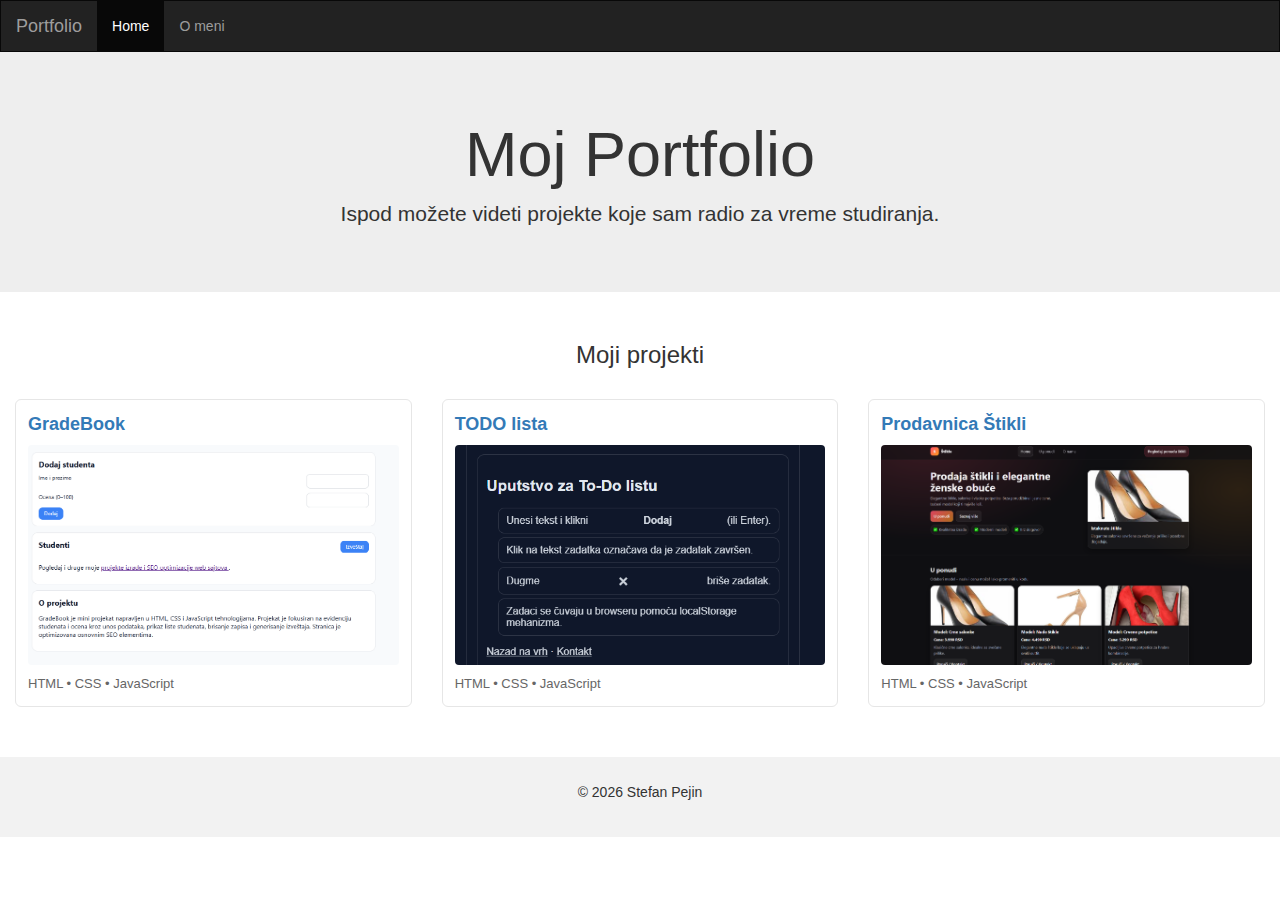
<file: index.html>
<!DOCTYPE html>
<html lang="sr">
<head>
  <title>Stefan Pejin Portfolio</title>
  <meta charset="utf-8">
  <meta name="viewport" content="width=device-width, initial-scale=1">

  <link rel="stylesheet" href="https://maxcdn.bootstrapcdn.com/bootstrap/3.4.1/css/bootstrap.min.css">
  <script src="https://ajax.googleapis.com/ajax/libs/jquery/3.7.1/jquery.min.js"></script>
  <script src="https://maxcdn.bootstrapcdn.com/bootstrap/3.4.1/js/bootstrap.min.js"></script>

  <style>
    .navbar {
      margin-bottom: 0;
      border-radius: 0;
    }

    footer {
      background-color: #f2f2f2;
      padding: 25px;
      margin-top: 30px;
    }

  
    .project-card {
      background: #fff;
      border: 1px solid #e6e6e6;
      border-radius: 6px;
      padding: 12px;
      margin-bottom: 20px;
      text-align: left;
    }

    .project-title {
      display: inline-block;
      font-size: 18px;
      font-weight: 600;
      margin: 0 0 8px;
      text-decoration: none;
    }

    .project-title:hover {
      text-decoration: underline;
    }

    .project-img {
      width: 100%;
      height: 220px;         
      object-fit: cover;     
      border-radius: 4px;
    }

    .project-meta {
      margin-top: 10px;
      color: #666;
      font-size: 13px;
    }
  </style>
</head>

<body>

<nav class="navbar navbar-inverse">
  <div class="container-fluid">
    <div class="navbar-header">
      <button type="button" class="navbar-toggle" data-toggle="collapse" data-target="#myNavbar">
        <span class="icon-bar"></span>
        <span class="icon-bar"></span>
        <span class="icon-bar"></span>
      </button>
      <a class="navbar-brand" href="index.html">Portfolio</a>
    </div>

    <div class="collapse navbar-collapse" id="myNavbar">
      <ul class="nav navbar-nav">
        <li class="active"><a href="index.html">Home</a></li>
        <li><a href="omeni.html">O meni</a></li>
      </ul>
    </div>
  </div>
</nav>

<div class="jumbotron">
  <div class="container text-center">
    <h1>Moj Portfolio</h1>
    <p>Ispod možete videti projekte koje sam radio za vreme studiranja.</p>
  </div>
</div>

<div class="container-fluid bg-3 text-center">
  <h3>Moji projekti</h3><br>

  <div class="row">


    <div class="col-sm-4">
      <div class="project-card">
        <a class="project-title" href="todo.html" target="_blank">GradeBook</a>
        <img src="ija2/pocetna.PNG" class="project-img img-responsive" alt="GradeBook screenshot">
        <div class="project-meta">HTML • CSS • JavaScript</div>
      </div>
    </div>

 
    <div class="col-sm-4">
      <div class="project-card">
        <a class="project-title" href="seo.html" target="_blank">TODO lista</a>
        <img src="projekatseo/pocetna.PNG" class="project-img img-responsive" alt="TODO lista screenshot">
        <div class="project-meta">HTML • CSS • JavaScript</div>
      </div>
    </div>

    <div class="col-sm-4">
      <div class="project-card">
         <a class="project-title" href="stikle.html" target="_blank">Prodavnica Štikli</a>
        <img src="stikle/pocetna.PNG" class="project-img img-responsive" alt="Treći projekat">
        <div class="project-meta">HTML • CSS • JavaScript</div>
      </div>
    </div>

  </div>
</div>

<footer class="container-fluid text-center">
  <p>© 2026 Stefan Pejin</p>
</footer>

</body>
</html>
</file>
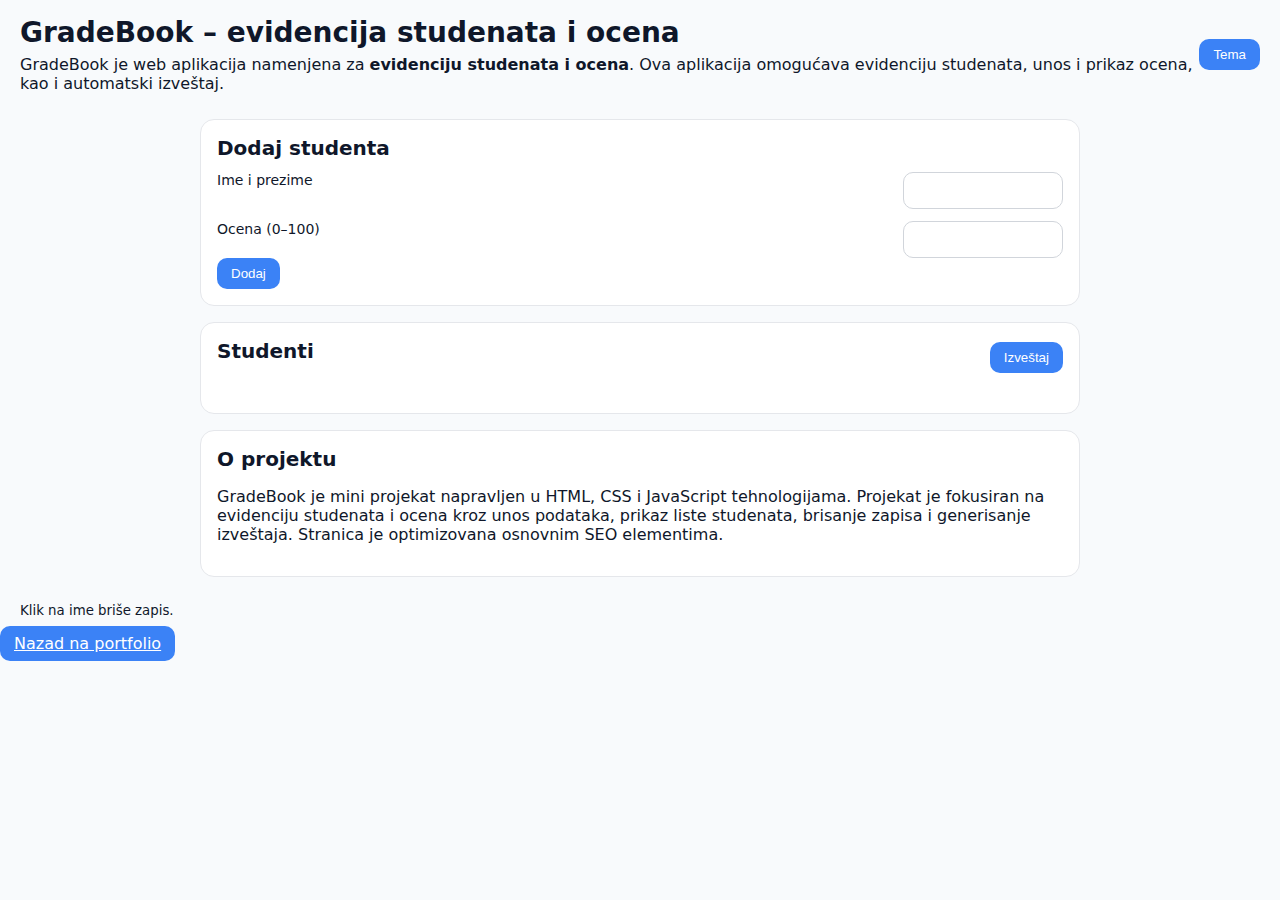
<file: ija2/index.html>
<!DOCTYPE html>
<html lang="sr">
<head>
  <meta charset="UTF-8" />
  <meta name="viewport" content="width=device-width, initial-scale=1" />

  <title>GradeBook – evidencija studenata i ocena</title>

  <meta name="description" content="GradeBook je web aplikacija za evidenciju studenata i ocena. Omogućava evidenciju studenata, unos i prikaz ocena (0–100), brisanje zapisa i automatski izveštaj sa prosekom, najboljom i najslabijom ocenom." />

  <meta name="robots" content="index, follow" />
  <link rel="canonical" href="https://darling-basbousa-009b72.netlify.app/" />

  <meta property="og:type" content="website" />
  <meta property="og:locale" content="sr_RS" />
  <meta property="og:title" content="GradeBook – evidencija studenata i ocena" />
  <meta property="og:description" content="Web aplikacija za evidenciju studenata i ocena sa unosom, prikazom liste i automatskim izveštajem." />
  <meta property="og:url" content="https://darling-basbousa-009b72.netlify.app/" />

  <link rel="icon" href="/favicon.ico" />
  <link rel="icon" type="image/png" href="grade.png" />
  <link rel="stylesheet" href="styles.css" />
</head>

<body>
  <header>
    <div>
      <h1>GradeBook – evidencija studenata i ocena</h1>

      <p style="margin:6px 0 0 0;">
        GradeBook je web aplikacija namenjena za <strong>evidenciju studenata i ocena</strong>.
        Ova aplikacija omogućava evidenciju studenata, unos i prikaz ocena, kao i automatski izveštaj.
      </p>

     
    </div>

    <button id="themeBtn" class="btn" type="button" aria-label="Promeni temu">Tema</button>
  </header>

  <main>
    <section id="dodaj" class="card" aria-labelledby="addTitle">
      <h2 id="addTitle">Dodaj studenta</h2>
      <form id="studentForm">
        <div class="grid">
          <label for="nameInput">Ime i prezime</label>
          <input id="nameInput" type="text" required />

          <label for="gradeInput">Ocena (0–100)</label>
          <input id="gradeInput" type="number" min="0" max="100" required />
        </div>
        <button class="btn" type="submit">Dodaj</button>
      </form>
    </section>

    <section id="studenti" class="card" aria-labelledby="studentsTitle">
      <div class="row">
        <h2 id="studentsTitle">Studenti</h2>
        <button id="reportBtn" class="btn" type="button">Izveštaj</button>
      </div>

      <ul id="list" class="list"></ul>
      <div id="report" class="report"></div>

      
    </section>

    <section id="o-projektu" class="card" aria-labelledby="aboutTitle">
      <h2 id="aboutTitle">O projektu</h2>
      <p>
        GradeBook je mini projekat napravljen u HTML, CSS i JavaScript tehnologijama.
        Projekat je fokusiran na evidenciju studenata i ocena kroz unos podataka,
        prikaz liste studenata, brisanje zapisa i generisanje izveštaja.
        Stranica je optimizovana osnovnim SEO elementima.
      </p>
    </section>
  </main>

  <footer>
    <small>Klik na ime briše zapis.</small>
  </footer>
<a href="C:\Users\stefa\OneDrive\Desktop\portfolio\index.html" class="btn btn-default">
    Nazad na portfolio
  </a>
  <script src="app.js" defer></script>
</body>
</html>
</file>
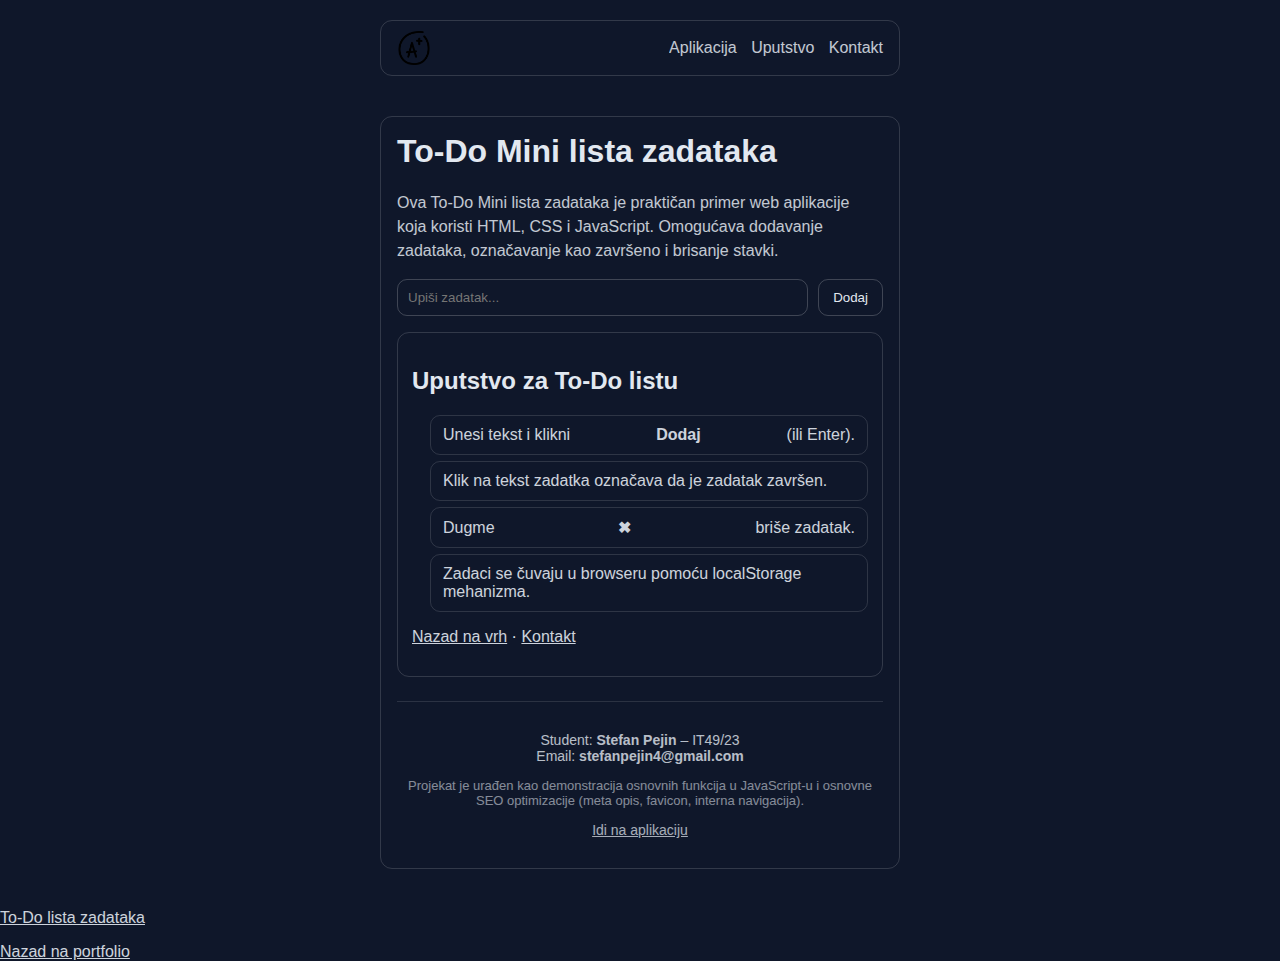
<file: projekatseo/index.html>
<!doctype html>
<html lang="sr">
<head>
  <meta charset="utf-8">
  <meta name="viewport" content="width=device-width, initial-scale=1">

  <title>To-Do Mini lista zadataka | Stefan Pejin</title>

  <meta name="description" content="To-Do Mini lista zadataka je jednostavna web aplikacija (HTML, CSS, JavaScript) za dodavanje, označavanje i brisanje zadataka. Autor: Stefan Pejin IT49/23.">
  <meta name="keywords" content="to-do lista, lista zadataka, to-do aplikacija, JavaScript projekat, web aplikacija">

  <link rel="canonical" href="https://darling-basbousa-009b72.netlify.app">
  <link rel="icon" href="grade.png" sizes="any">
  <link rel="stylesheet" href="style.css">

  <meta property="og:title" content="To-Do Mini lista zadataka">
<meta property="og:description" content="Jednostavna To-Do web aplikacija u HTML, CSS i JavaScript-u.">
<meta property="og:image" content="https://darling-basbousa-009b72.netlify.app/grade.png">
<meta property="og:url" content="https://darling-basbousa-009b72.netlify.app/">
<meta property="og:type" content="website">

</head>

<body>
  <header class="top" id="top">
    <img src="grade.png" alt="To-Do mini lista zadataka aplikacija" class="logo">
    <nav class="nav">
      <a href="#app">Aplikacija</a>
      <a href="#uputstvo">Uputstvo</a>
      <a href="#kontakt">Kontakt</a>
    </nav>
  </header>

  <main class="wrap" id="app">
    <h1>To-Do Mini lista zadataka</h1>

    <p class="intro">
      Ova To-Do Mini lista zadataka je praktičan primer web aplikacije koja koristi
      HTML, CSS i JavaScript. Omogućava dodavanje zadataka, označavanje kao završeno
      i brisanje stavki.
    </p>

    <div class="row">
      <input id="taskInput" type="text" placeholder="Upiši zadatak...">
      <button id="addBtn">Dodaj</button>
    </div>

    <ul id="list"></ul>

    <section class="card2" id="uputstvo">
      <h2>Uputstvo za To-Do listu</h2>
      <ul class="bullets">
        <li>Unesi tekst i klikni <strong>Dodaj</strong> (ili Enter).</li>
        <li>Klik na tekst zadatka označava da je zadatak završen.</li>
        <li>Dugme <strong>✖</strong> briše zadatak.</li>
        <li>Zadaci se čuvaju u browseru pomoću localStorage mehanizma.</li>
      </ul>
      <p>
        <a href="#top">Nazad na vrh</a> · <a href="#kontakt">Kontakt</a>
      </p>
    </section>

    <footer class="footer" id="kontakt">
      <p>
        Student: <strong>Stefan Pejin</strong> – IT49/23<br>
        Email: <strong>stefanpejin4@gmail.com</strong>
      </p>
      <p class="note">
        Projekat je urađen kao demonstracija osnovnih funkcija u JavaScript-u i osnovne SEO optimizacije (meta opis, favicon, interna navigacija).
      </p>
      <p><a href="#app">Idi na aplikaciju</a></p>
    </footer>
  </main>
<p><a href="#app">To-Do lista zadataka</a></p>

  <a href="C:\Users\stefa\OneDrive\Desktop\portfolio\index.html" class="btn btn-default">
    Nazad na portfolio
  </a>
  <script src="script.js"></script>
</body>
</html>
</file>
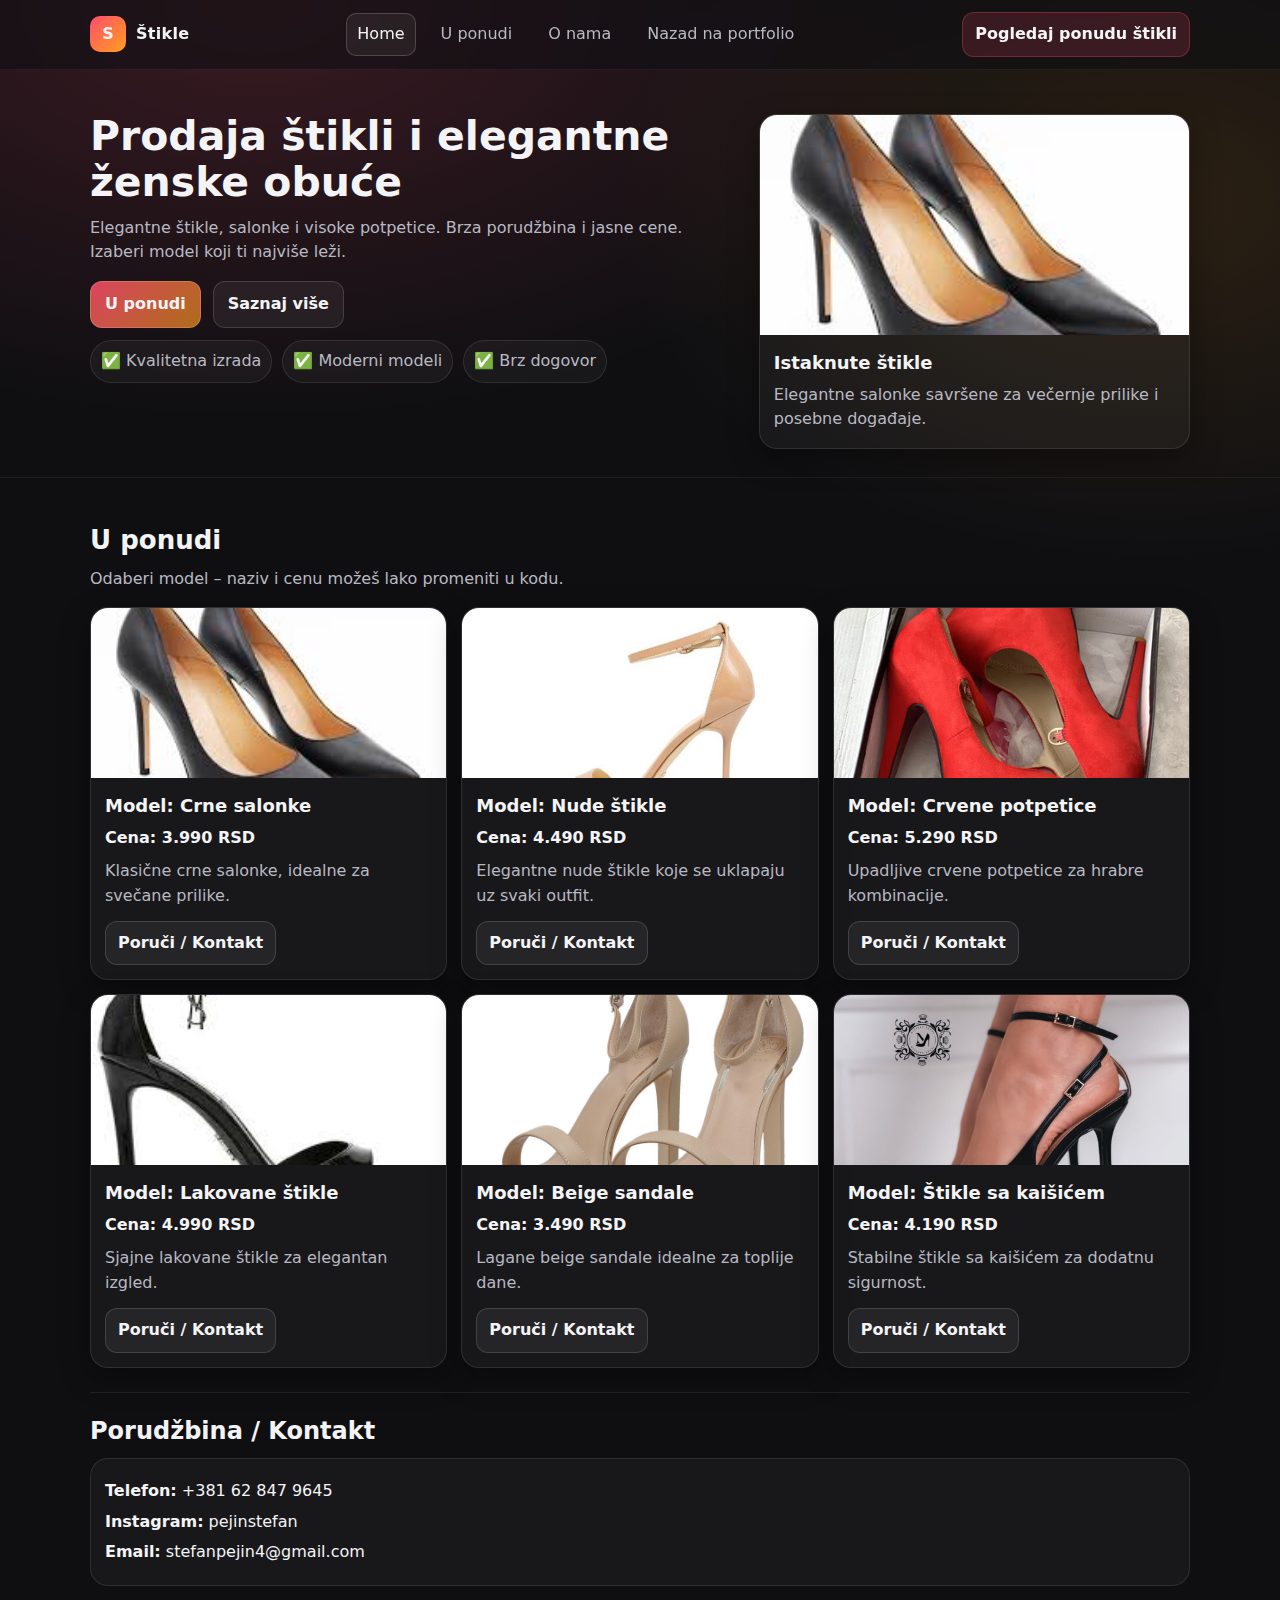
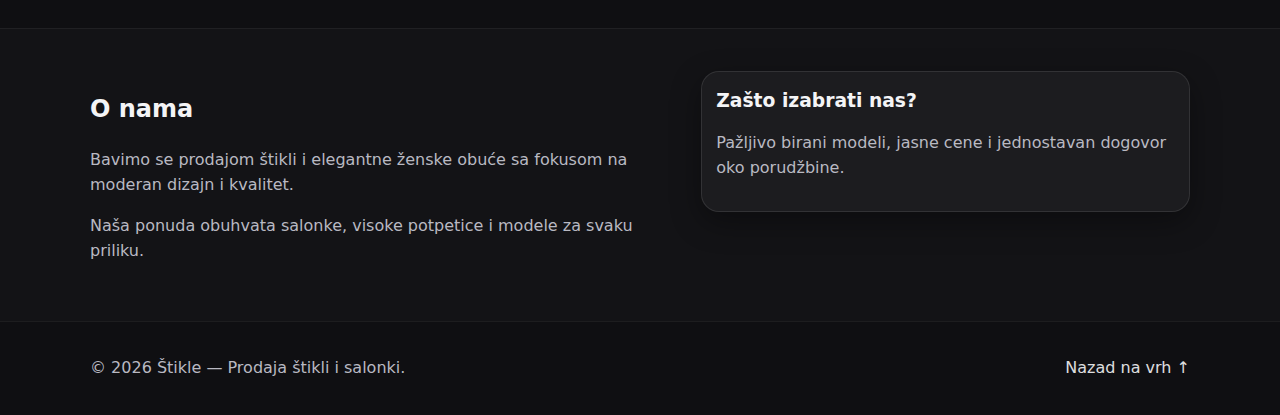
<file: stikle/index.html>
<!doctype html>
<html lang="sr">
<head>
<meta charset=utf-8>
<meta name=viewport content="width=device-width,initial-scale=1">
<title>Prodaja štikli i salonki | Elegantna ženska obuća</title>
<meta name=description content="Online prodaja štikli, salonki i elegantne ženske obuće. Pogledajte ponudu, cene i kontaktirajte nas za porudžbinu.">
<meta name=keywords content="prodaja štikli, štikle, salonke, visoke potpetice, elegantne cipele, ženska obuća, cipele za izlazak">
<meta property="og:title" content="Prodaja štikli i salonki | Elegantna ženska obuća">
<meta property="og:description" content="Online prodaja štikli, salonki i elegantne ženske obuće. Pogledajte ponudu i poručite.">
<meta property="og:type" content="website">
<meta property="og:url" content="https://dapper-dolphin-7490f1.netlify.app/">
<meta property="og:image" content="https://dapper-dolphin-7490f1.netlify.app/salonke.jfif">

<link rel=icon type=image/png href=favicon.png>
<link rel=stylesheet href=style.css>
</head>
<body>
<header class=site-header>
<div class="container header-inner">
<a class=brand href=#home>
<span class=brand-mark>S</span>
<span class=brand-text>Štikle</span>
</a>
<nav class=nav>
<a class=nav-link href=#home>Home</a>
<a class=nav-link href=#ponuda>U ponudi</a>
<a class=nav-link href=#onama>O nama</a>
<a class=nav-link href="C:\Users\stefa\OneDrive\Desktop\portfolio\index.html">Nazad na portfolio</a>
</nav>
<a class="cta" href="#ponuda">Pogledaj ponudu štikli</a>

</div>
</header>
<main>
<section id=home class=hero>
<div class="container hero-grid">
<div class=hero-copy>
<h1>Prodaja štikli i elegantne ženske obuće</h1>
<p>
Elegantne štikle, salonke i visoke potpetice. Brza porudžbina i jasne cene. Izaberi model koji ti najviše leži.
</p>
<div class=hero-actions>
<a class="btn primary" href=#ponuda>U ponudi</a>
<a class=btn href=#onama>Saznaj više</a>
</div>
<ul class=badges>
<li>✅ Kvalitetna izrada</li>
<li>✅ Moderni modeli</li>
<li>✅ Brz dogovor</li>
</ul>
</div>
<div class=hero-card>
<div class=hero-image>
<img src=salonke.jfif alt="Elegantne salonke sa visokom potpeticom">
</div>
<div class=hero-card-text>
<h2>Istaknute štikle</h2>
<p>Elegantne salonke savršene za večernje prilike i posebne događaje.</p>
</div>
</div>
</div>
</section>
<section id=ponuda class=section>
<div class=container>
<div class=section-head>
<h2>U ponudi</h2>
<p>Odaberi model – naziv i cenu možeš lako promeniti u kodu.</p>
</div>
<div class=grid>
<article class=card>
<div class=card-image>
<img src=salonke.jfif alt="Crne salonke sa visokom potpeticom">
</div>
<div class=card-body>
<h3 class=item-name>Model: Crne salonke</h3>
<p class=item-price>Cena: 3.990 RSD</p>
<p class=item-desc>Klasične crne salonke, idealne za svečane prilike.</p>
<a class=card-link href=#kontakt>Poruči / Kontakt</a>
</div>
</article>
<article class=card>
<div class=card-image>
<img src=nude.jpg alt="Nude štikle elegantnog dizajna">
</div>
<div class=card-body>
<h3 class=item-name>Model: Nude štikle</h3>
<p class=item-price>Cena: 4.490 RSD</p>
<p class=item-desc>Elegantne nude štikle koje se uklapaju uz svaki outfit.</p>
<a class=card-link href=#kontakt>Poruči / Kontakt</a>
</div>
</article>
<article class=card>
<div class=card-image>
<img src=crvene.jpg alt="Crvene štikle za večernji izlazak">
</div>
<div class=card-body>
<h3 class=item-name>Model: Crvene potpetice</h3>
<p class=item-price>Cena: 5.290 RSD</p>
<p class=item-desc>Upadljive crvene potpetice za hrabre kombinacije.</p>
<a class=card-link href=#kontakt>Poruči / Kontakt</a>
</div>
</article>
<article class=card>
<div class=card-image>
<img src=lakovane.jfif alt="Lakovane štikle sa sjajnom završnicom">
</div>
<div class=card-body>
<h3 class=item-name>Model: Lakovane štikle</h3>
<p class=item-price>Cena: 4.990 RSD</p>
<p class=item-desc>Sjajne lakovane štikle za elegantan izgled.</p>
<a class=card-link href=#kontakt>Poruči / Kontakt</a>
</div>
</article>
<article class=card>
<div class=card-image>
<img src=beige.jpg alt="Beige sandale sa potpeticom">
</div>
<div class=card-body>
<h3 class=item-name>Model: Beige sandale</h3>
<p class=item-price>Cena: 3.490 RSD</p>
<p class=item-desc>Lagane beige sandale idealne za toplije dane.</p>
<a class=card-link href=#kontakt>Poruči / Kontakt</a>
</div>
</article>
<article class=card>
<div class=card-image>
<img src=kaisic.jpg alt="Štikle sa kaišićem za stabilnost">
</div>
<div class=card-body>
<h3 class=item-name>Model: Štikle sa kaišićem</h3>
<p class=item-price>Cena: 4.190 RSD</p>
<p class=item-desc>Stabilne štikle sa kaišićem za dodatnu sigurnost.</p>
<a class=card-link href=#kontakt>Poruči / Kontakt</a>
</div>
</article>
</div>
<section id=kontakt class=contact>
<h2>Porudžbina / Kontakt</h2>
<div class=contact-box>
<p><strong>Telefon:</strong> +381 62 847 9645</p>
<p><strong>Instagram:</strong> pejinstefan</p>
<p><strong>Email:</strong> <a href="mailto:stefanpejin4@gmail.com">stefanpejin4@gmail.com</a></p>
</div>
</section>
</div>
</section>
<section id=onama class="section alt">
<div class="container about">
<div>
    
<h2>O nama</h2>
<p>
Bavimo se prodajom štikli i elegantne ženske obuće sa fokusom na moderan dizajn i kvalitet.
</p>
<p>
Naša ponuda obuhvata salonke, visoke potpetice i modele za svaku priliku.
</p>
</div>
<div class=about-card>
<h3>Zašto izabrati nas?</h3>
<p>Pažljivo birani modeli, jasne cene i jednostavan dogovor oko porudžbine.</p>
</div>
</div>
</section>
</main>
<footer class=footer>
<div class="container footer-inner">
<p>© <span id=year></span> Štikle — Prodaja štikli i salonki.</p>
<a class=to-top href=#home>Nazad na vrh ↑</a>
 
</div>
</footer>
<script src=script.js></script>
</body>
</html>
</file>
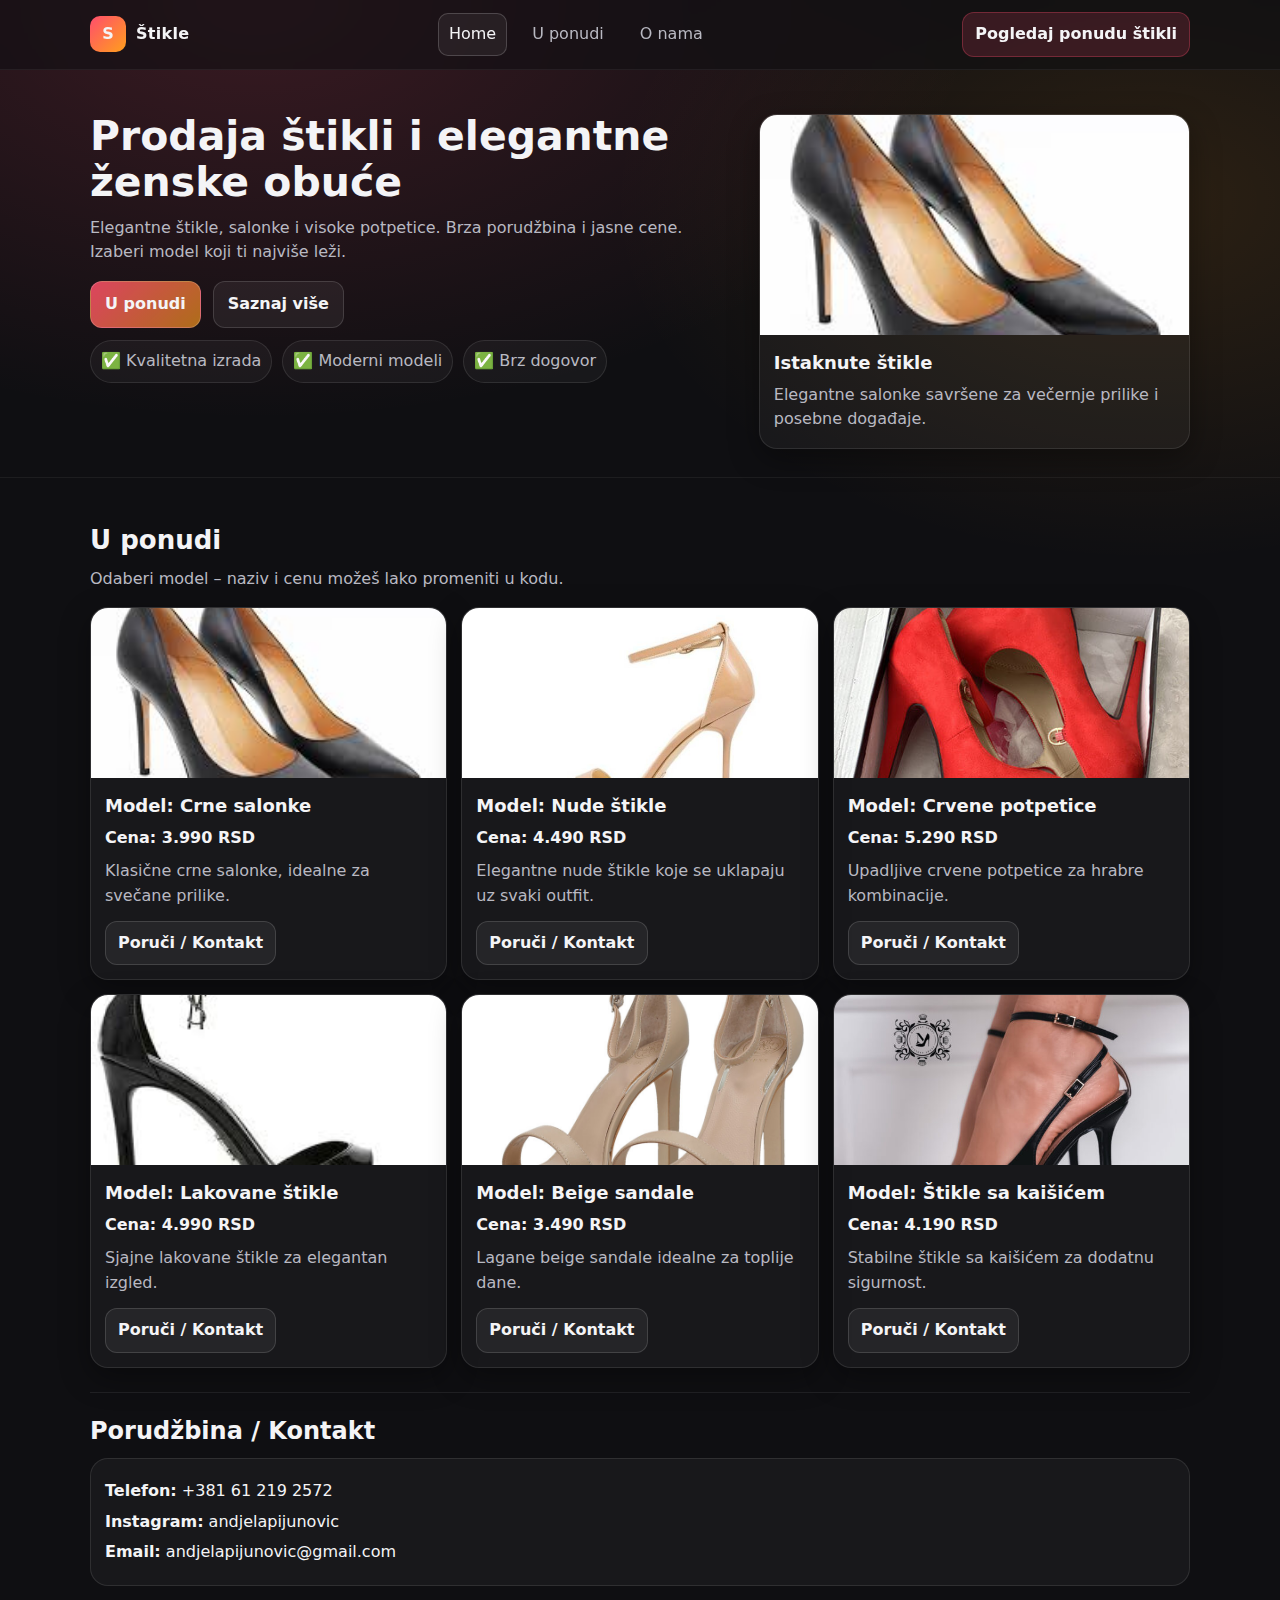
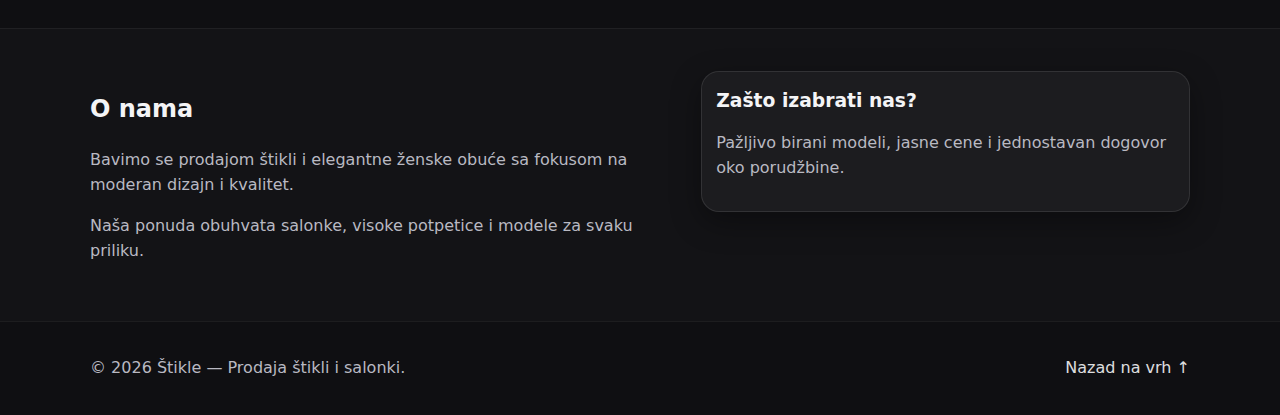
<file: stikle/projekatandjela/index.html>
<!doctype html>
<html lang="sr">
<head>
<meta charset=utf-8>
<meta name=viewport content="width=device-width,initial-scale=1">
<title>Prodaja štikli i salonki | Elegantna ženska obuća</title>
<meta name=description content="Online prodaja štikli, salonki i elegantne ženske obuće. Pogledajte ponudu, cene i kontaktirajte nas za porudžbinu.">
<meta name=keywords content="prodaja štikli, štikle, salonke, visoke potpetice, elegantne cipele, ženska obuća, cipele za izlazak">
<meta property="og:title" content="Prodaja štikli i salonki | Elegantna ženska obuća">
<meta property="og:description" content="Online prodaja štikli, salonki i elegantne ženske obuće. Pogledajte ponudu i poručite.">
<meta property="og:type" content="website">
<meta property="og:url" content="https://dapper-dolphin-7490f1.netlify.app/">
<meta property="og:image" content="https://dapper-dolphin-7490f1.netlify.app/salonke.jfif">

<link rel=icon type=image/png href=favicon.png>
<link rel=stylesheet href=style.css>
</head>
<body>
<header class=site-header>
<div class="container header-inner">
<a class=brand href=#home>
<span class=brand-mark>S</span>
<span class=brand-text>Štikle</span>
</a>
<nav class=nav>
<a class=nav-link href=#home>Home</a>
<a class=nav-link href=#ponuda>U ponudi</a>
<a class=nav-link href=#onama>O nama</a>
</nav>
<a class="cta" href="#ponuda">Pogledaj ponudu štikli</a>

</div>
</header>
<main>
<section id=home class=hero>
<div class="container hero-grid">
<div class=hero-copy>
<h1>Prodaja štikli i elegantne ženske obuće</h1>
<p>
Elegantne štikle, salonke i visoke potpetice. Brza porudžbina i jasne cene. Izaberi model koji ti najviše leži.
</p>
<div class=hero-actions>
<a class="btn primary" href=#ponuda>U ponudi</a>
<a class=btn href=#onama>Saznaj više</a>
</div>
<ul class=badges>
<li>✅ Kvalitetna izrada</li>
<li>✅ Moderni modeli</li>
<li>✅ Brz dogovor</li>
</ul>
</div>
<div class=hero-card>
<div class=hero-image>
<img src=salonke.jfif alt="Elegantne salonke sa visokom potpeticom">
</div>
<div class=hero-card-text>
<h2>Istaknute štikle</h2>
<p>Elegantne salonke savršene za večernje prilike i posebne događaje.</p>
</div>
</div>
</div>
</section>
<section id=ponuda class=section>
<div class=container>
<div class=section-head>
<h2>U ponudi</h2>
<p>Odaberi model – naziv i cenu možeš lako promeniti u kodu.</p>
</div>
<div class=grid>
<article class=card>
<div class=card-image>
<img src=salonke.jfif alt="Crne salonke sa visokom potpeticom">
</div>
<div class=card-body>
<h3 class=item-name>Model: Crne salonke</h3>
<p class=item-price>Cena: 3.990 RSD</p>
<p class=item-desc>Klasične crne salonke, idealne za svečane prilike.</p>
<a class=card-link href=#kontakt>Poruči / Kontakt</a>
</div>
</article>
<article class=card>
<div class=card-image>
<img src=nude.jpg alt="Nude štikle elegantnog dizajna">
</div>
<div class=card-body>
<h3 class=item-name>Model: Nude štikle</h3>
<p class=item-price>Cena: 4.490 RSD</p>
<p class=item-desc>Elegantne nude štikle koje se uklapaju uz svaki outfit.</p>
<a class=card-link href=#kontakt>Poruči / Kontakt</a>
</div>
</article>
<article class=card>
<div class=card-image>
<img src=crvene.jpg alt="Crvene štikle za večernji izlazak">
</div>
<div class=card-body>
<h3 class=item-name>Model: Crvene potpetice</h3>
<p class=item-price>Cena: 5.290 RSD</p>
<p class=item-desc>Upadljive crvene potpetice za hrabre kombinacije.</p>
<a class=card-link href=#kontakt>Poruči / Kontakt</a>
</div>
</article>
<article class=card>
<div class=card-image>
<img src=lakovane.jfif alt="Lakovane štikle sa sjajnom završnicom">
</div>
<div class=card-body>
<h3 class=item-name>Model: Lakovane štikle</h3>
<p class=item-price>Cena: 4.990 RSD</p>
<p class=item-desc>Sjajne lakovane štikle za elegantan izgled.</p>
<a class=card-link href=#kontakt>Poruči / Kontakt</a>
</div>
</article>
<article class=card>
<div class=card-image>
<img src=beige.jpg alt="Beige sandale sa potpeticom">
</div>
<div class=card-body>
<h3 class=item-name>Model: Beige sandale</h3>
<p class=item-price>Cena: 3.490 RSD</p>
<p class=item-desc>Lagane beige sandale idealne za toplije dane.</p>
<a class=card-link href=#kontakt>Poruči / Kontakt</a>
</div>
</article>
<article class=card>
<div class=card-image>
<img src=kaisic.jpg alt="Štikle sa kaišićem za stabilnost">
</div>
<div class=card-body>
<h3 class=item-name>Model: Štikle sa kaišićem</h3>
<p class=item-price>Cena: 4.190 RSD</p>
<p class=item-desc>Stabilne štikle sa kaišićem za dodatnu sigurnost.</p>
<a class=card-link href=#kontakt>Poruči / Kontakt</a>
</div>
</article>
</div>
<section id=kontakt class=contact>
<h2>Porudžbina / Kontakt</h2>
<div class=contact-box>
<p><strong>Telefon:</strong> +381 61 219 2572</p>
<p><strong>Instagram:</strong> andjelapijunovic</p>
<p><strong>Email:</strong> <a href="mailto:andjelapijunovic@gmail.com">andjelapijunovic@gmail.com</a></p>
</div>
</section>
</div>
</section>
<section id=onama class="section alt">
<div class="container about">
<div>
<h2>O nama</h2>
<p>
Bavimo se prodajom štikli i elegantne ženske obuće sa fokusom na moderan dizajn i kvalitet.
</p>
<p>
Naša ponuda obuhvata salonke, visoke potpetice i modele za svaku priliku.
</p>
</div>
<div class=about-card>
<h3>Zašto izabrati nas?</h3>
<p>Pažljivo birani modeli, jasne cene i jednostavan dogovor oko porudžbine.</p>
</div>
</div>
</section>
</main>
<footer class=footer>
<div class="container footer-inner">
<p>© <span id=year></span> Štikle — Prodaja štikli i salonki.</p>
<a class=to-top href=#home>Nazad na vrh ↑</a>
</div>
</footer>
<script src=script.js></script>
</body>
</html>
</file>
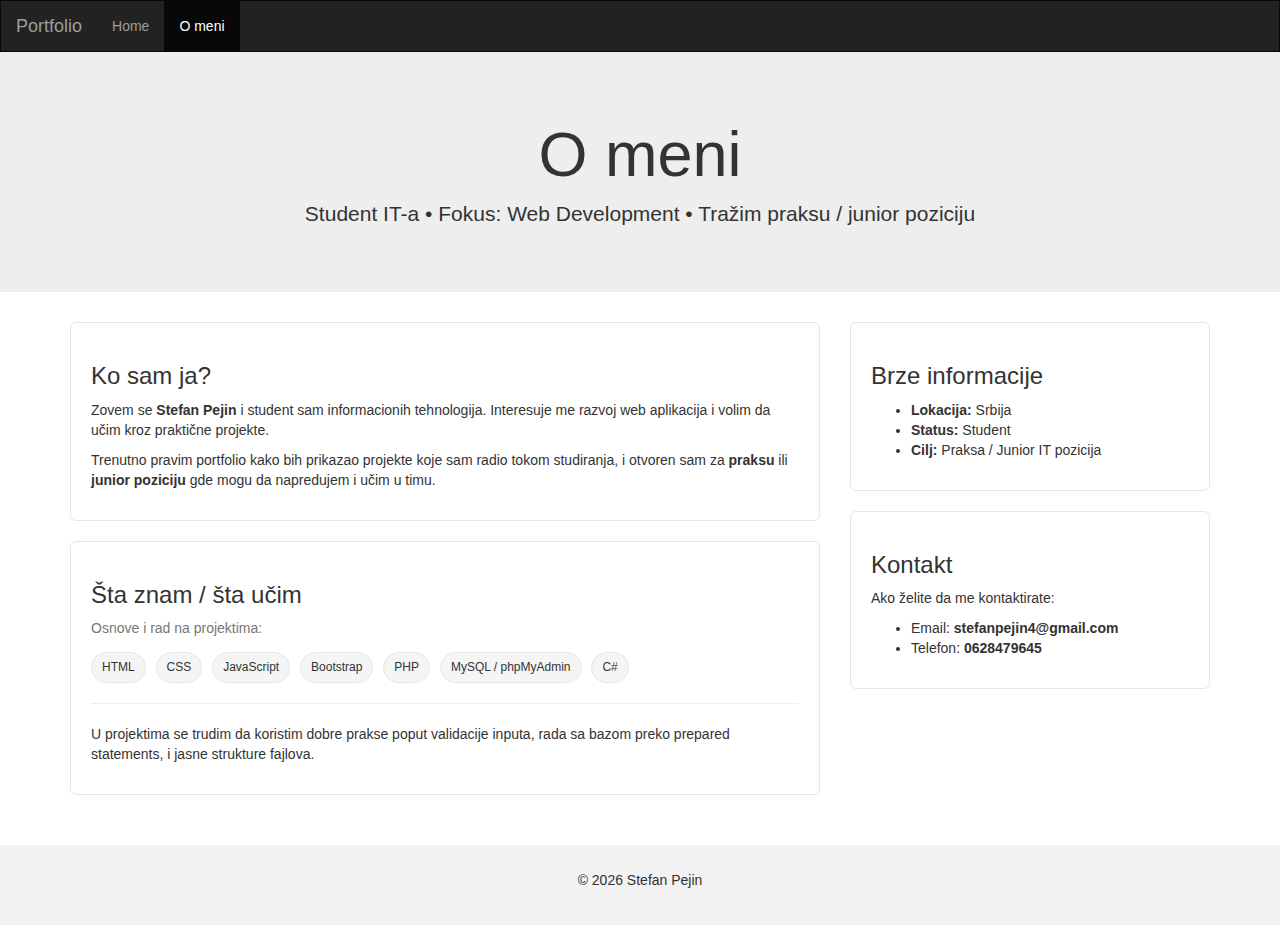
<file: omeni.html>
<!DOCTYPE html>
<html lang="sr">
<head>
  <title>O meni - Stefan Pejin</title>
  <meta charset="utf-8">
  <meta name="viewport" content="width=device-width, initial-scale=1">

  <link rel="stylesheet" href="https://maxcdn.bootstrapcdn.com/bootstrap/3.4.1/css/bootstrap.min.css">
  <script src="https://ajax.googleapis.com/ajax/libs/jquery/3.7.1/jquery.min.js"></script>
  <script src="https://maxcdn.bootstrapcdn.com/bootstrap/3.4.1/js/bootstrap.min.js"></script>

  <style>
    .navbar { margin-bottom: 0; border-radius: 0; }
    footer { background-color: #f2f2f2; padding: 25px; margin-top: 30px; }
    .card {
      background: #fff;
      border: 1px solid #e6e6e6;
      border-radius: 6px;
      padding: 20px;
      margin-bottom: 20px;
    }
    .skill-badge {
      display: inline-block;
      margin: 4px 6px 0 0;
      padding: 6px 10px;
      border-radius: 20px;
      background: #f5f5f5;
      border: 1px solid #e6e6e6;
      font-size: 12px;
    }
  </style>
</head>
<body>

<nav class="navbar navbar-inverse">
  <div class="container-fluid">
    <div class="navbar-header">
      <button type="button" class="navbar-toggle" data-toggle="collapse" data-target="#myNavbar">
        <span class="icon-bar"></span>
        <span class="icon-bar"></span>
        <span class="icon-bar"></span>
      </button>
      <a class="navbar-brand" href="index.html">Portfolio</a>
    </div>

    <div class="collapse navbar-collapse" id="myNavbar">
      <ul class="nav navbar-nav">
        <li><a href="index.html">Home</a></li>
        <li class="active"><a href="o-meni.html">O meni</a></li>
       
      </ul>
    </div>
  </div>
</nav>

<div class="jumbotron">
  <div class="container text-center">
    <h1>O meni</h1>
    <p>Student IT-a • Fokus: Web Development • Tražim praksu / junior poziciju</p>
  </div>
</div>

<div class="container">

  <div class="row">
    <div class="col-sm-8">
      <div class="card">
        <h3>Ko sam ja?</h3>
        <p>
          Zovem se <strong>Stefan Pejin</strong> i student sam informacionih tehnologija.
          Interesuje me razvoj web aplikacija i volim da učim kroz praktične projekte.
        </p>
        <p>
          Trenutno pravim portfolio kako bih prikazao projekte koje sam radio tokom studiranja,
          i otvoren sam za <strong>praksu</strong> ili <strong>junior poziciju</strong> gde mogu da napredujem i učim u timu.
        </p>
      </div>

      <div class="card">
        <h3>Šta znam / šta učim</h3>
        <p class="text-muted">Osnove i rad na projektima:</p>

        <span class="skill-badge">HTML</span>
        <span class="skill-badge">CSS</span>
        <span class="skill-badge">JavaScript</span>
        <span class="skill-badge">Bootstrap</span>
        <span class="skill-badge">PHP</span>
        <span class="skill-badge">MySQL / phpMyAdmin</span>
        <span class="skill-badge">C#</span>

        <hr>

        <p>
          U projektima se trudim da koristim dobre prakse poput validacije inputa, rada sa bazom preko
          prepared statements, i jasne strukture fajlova.
        </p>
      </div>
    </div>

    <div class="col-sm-4">
      <div class="card">
        <h3>Brze informacije</h3>
        <ul>
          <li><strong>Lokacija:</strong> Srbija</li>
          <li><strong>Status:</strong> Student</li>
          <li><strong>Cilj:</strong> Praksa / Junior IT pozicija</li>
        </ul>
      </div>

      <div class="card">
        <h3>Kontakt</h3>
        <p>Ako želite da me kontaktirate:</p>
        <ul>
          <li>Email: <strong>stefanpejin4@gmail.com</strong></li>
          <li>Telefon: <strong>0628479645</strong></li>
          
        </ul>
        
      </div>
    </div>
  </div>

</div>

<footer class="container-fluid text-center">
  <p>© 2026 Stefan Pejin</p>
</footer>

</body>
</html>
</file>
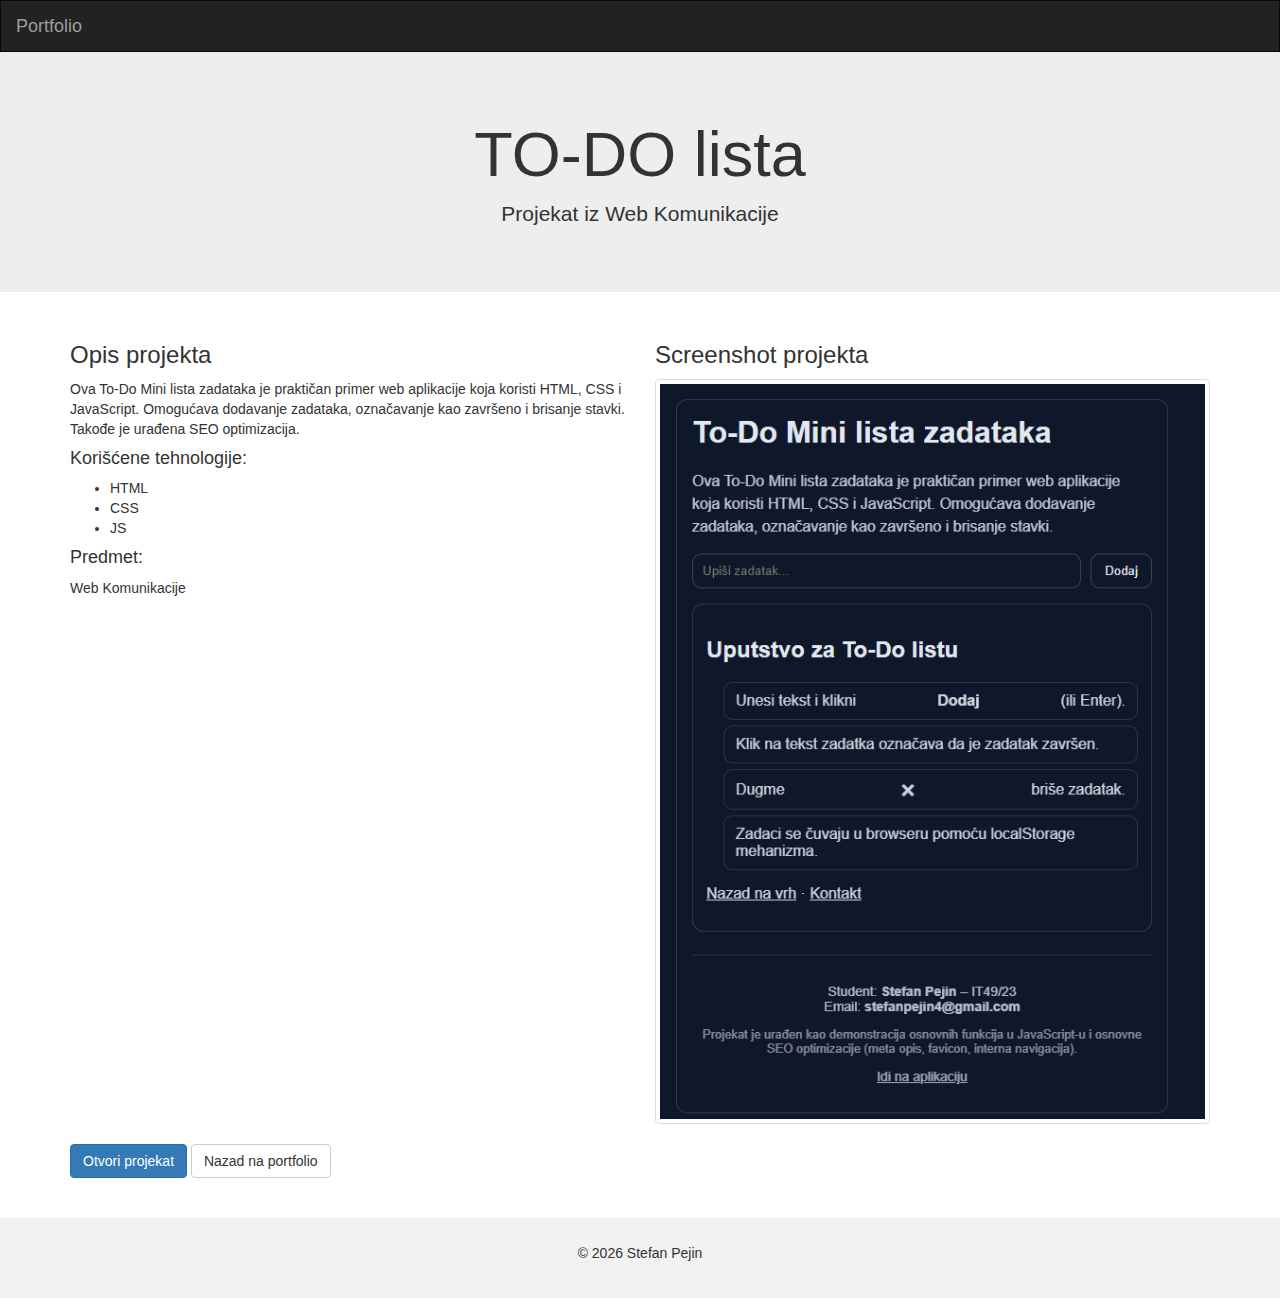
<file: seo.html>
<!DOCTYPE html>
<html lang="en">
<head>
  <title>GradeBook</title>
  <meta charset="utf-8">
  <meta name="viewport" content="width=device-width, initial-scale=1">
  
  <link rel="stylesheet" href="https://maxcdn.bootstrapcdn.com/bootstrap/3.4.1/css/bootstrap.min.css">
  <script src="https://ajax.googleapis.com/ajax/libs/jquery/3.7.1/jquery.min.js"></script>
  <script src="https://maxcdn.bootstrapcdn.com/bootstrap/3.4.1/js/bootstrap.min.js"></script>

  <style>
    .navbar {
      margin-bottom: 0;
      border-radius: 0;
    }

    footer {
      background-color: #f2f2f2;
      padding: 25px;
    }
  </style>
</head>
<body>

<nav class="navbar navbar-inverse">
  <div class="container-fluid">
    <div class="navbar-header">
      <a class="navbar-brand" href="index.html">Portfolio</a>
    </div>
  </div>
</nav>

<div class="jumbotron">
  <div class="container text-center">
    <h1>TO-DO lista</h1>
    <p>Projekat iz Web Komunikacije</p>
  </div>
</div>

<div class="container">
  <div class="row">

    <div class="col-sm-6">
      <h3>Opis projekta</h3>
      <p>
       Ova To-Do Mini lista zadataka je praktičan primer web aplikacije koja koristi HTML, CSS i JavaScript. Omogućava dodavanje zadataka, označavanje kao završeno i brisanje stavki.<br>
       Takođe je urađena SEO optimizacija.
      </p>

      <h4>Korišćene tehnologije:</h4>
      <ul>
        <li>HTML</li>
        <li>CSS</li>
        <li>JS</li>
      </ul>

      <h4>Predmet:</h4>
      <p>Web Komunikacije</p>
    </div>

    <div class="col-sm-6">
      <h3>Screenshot projekta</h3>
      <img src="projekatseo/pocetna.PNG" class="img-responsive img-thumbnail" alt="Projekt screenshot">
    </div>

  </div>

  <br>

  <a href="projekatseo/index.html" class="btn btn-primary">
    Otvori projekat
  </a>

  <a href="index.html" class="btn btn-default">
    Nazad na portfolio
  </a>
</div>

<br><br>

<footer class="container-fluid text-center">
  <p>© 2026 Stefan Pejin</p>
</footer>

</body>
</html>
</file>
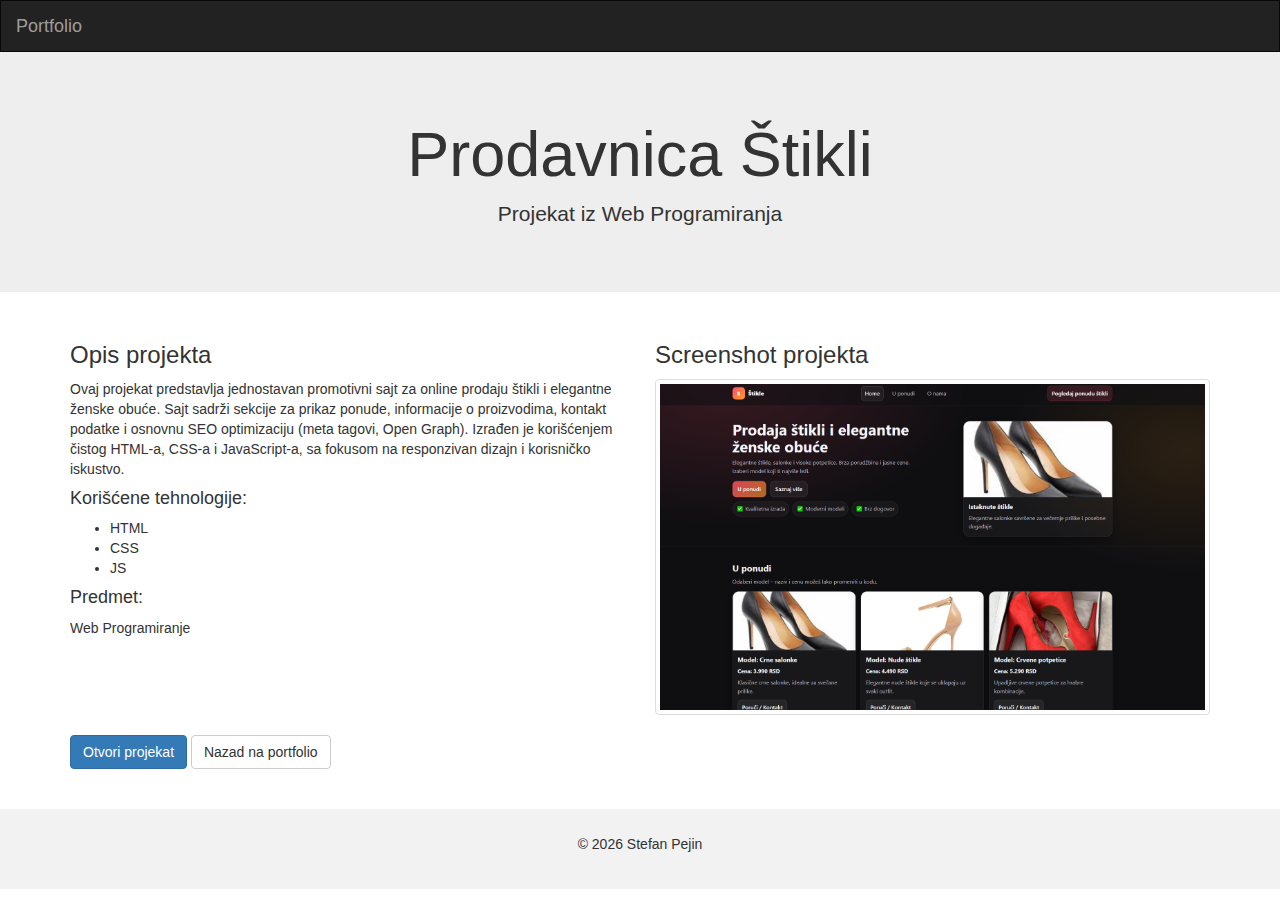
<file: stikle.html>
<!DOCTYPE html>
<html lang="en">
<head>
  <title>GradeBook</title>
  <meta charset="utf-8">
  <meta name="viewport" content="width=device-width, initial-scale=1">
  
  <link rel="stylesheet" href="https://maxcdn.bootstrapcdn.com/bootstrap/3.4.1/css/bootstrap.min.css">
  <script src="https://ajax.googleapis.com/ajax/libs/jquery/3.7.1/jquery.min.js"></script>
  <script src="https://maxcdn.bootstrapcdn.com/bootstrap/3.4.1/js/bootstrap.min.js"></script>

  <style>
    .navbar {
      margin-bottom: 0;
      border-radius: 0;
    }

    footer {
      background-color: #f2f2f2;
      padding: 25px;
    }
  </style>
</head>
<body>

<nav class="navbar navbar-inverse">
  <div class="container-fluid">
    <div class="navbar-header">
      <a class="navbar-brand" href="index.html">Portfolio</a>
    </div>
  </div>
</nav>

<div class="jumbotron">
  <div class="container text-center">
    <h1>Prodavnica Štikli</h1>
    <p>Projekat iz Web Programiranja</p>
  </div>
</div>

<div class="container">
  <div class="row">

    <div class="col-sm-6">
      <h3>Opis projekta</h3>
      <p>
       Ovaj projekat predstavlja jednostavan promotivni sajt za online prodaju štikli i elegantne ženske obuće.
Sajt sadrži sekcije za prikaz ponude, informacije o proizvodima, kontakt podatke i osnovnu SEO optimizaciju (meta tagovi, Open Graph).
Izrađen je korišćenjem čistog HTML-a, CSS-a i JavaScript-a, sa fokusom na responzivan dizajn i korisničko iskustvo.
      </p>

      <h4>Korišćene tehnologije:</h4>
      <ul>
        <li>HTML</li>
        <li>CSS</li>
        <li>JS</li>
      </ul>

      <h4>Predmet:</h4>
      <p>Web Programiranje</p>
    </div>

    <div class="col-sm-6">
      <h3>Screenshot projekta</h3>
      <img src="stikle/pocetna.PNG" class="img-responsive img-thumbnail" alt="Projekt screenshot">
    </div>

  </div>

  <br>

  <a href="stikle/index.html" class="btn btn-primary">
    Otvori projekat
  </a>

  <a href="index.html" class="btn btn-default">
    Nazad na portfolio
  </a>
</div>

<br><br>

<footer class="container-fluid text-center">
  <p>© 2026 Stefan Pejin</p>
</footer>

</body>
</html>
</file>
<file: ija2/styles.css>
:root { --bg:#0f172a; --card:#111827; --text:#e5e7eb; --muted:#9ca3af; --ok:#16a34a; --bad:#ef4444; --accent:#3b82f6; }
*{box-sizing:border-box} body{margin:0;font-family:system-ui,Arial,sans-serif;background:#f8fafc;color:#0f172a;transition:.2s}
body.dark{background:var(--bg);color:var(--text)}
header,footer{display:flex;justify-content:space-between;align-items:center;padding:16px 20px}
h1{margin:0;font-size:28px} h2{margin:0 0 12px 0;font-size:20px}
main{max-width:900px;margin:0 auto;padding:10px;display:grid;gap:16px}
.card{background:#fff;border:1px solid #e5e7eb;border-radius:14px;padding:16px;transition:.2s}
.dark .card{background:var(--card);border-color:#1f2937}
.btn{background:var(--accent);color:white;border:none;border-radius:10px;padding:8px 14px;cursor:pointer}
.btn:active{transform:scale(.98)}
.grid{display:grid;grid-template-columns:1fr 160px;gap:12px}
label{display:flex;flex-direction:column;gap:6px;font-size:14px}
input{padding:10px;border:1px solid #d1d5db;border-radius:10px;background:white}
.dark input{background:#0b1220;color:var(--text);border-color:#334155}
.row{display:flex;justify-content:space-between;align-items:center;margin-bottom:10px}
.list{list-style:none;padding:0;margin:0;display:grid;gap:8px}
.item{display:flex;justify-content:space-between;align-items:center;border:1px solid #e5e7eb;border-radius:12px;padding:10px 12px}
.dark .item{border-color:#1f2937}
.badge{font-weight:700;padding:4px 8px;border-radius:999px}
.pass{background:rgba(22,163,74,.12);color:var(--ok)}
.fail{background:rgba(239,68,68,.12);color:var(--bad)}
.report{margin-top:12px;font-size:15px;color:#111827}
.dark .report{color:var(--muted)}
</file>
<file: projekatseo/style.css>
* { 
  box-sizing: border-box; 
}


body {
  margin: 0;
  font-family: Arial, sans-serif;
  background: #0f172a;
  color: #e2e8f0;
}


.top{
  max-width: 520px;
  margin: 20px auto 0;
  padding: 10px 16px;
  border: 1px solid rgba(255,255,255,0.15);
  border-radius: 12px;
  display: flex;
  align-items: center;
  justify-content: space-between;
  gap: 12px;
}

.logo{
  width: 34px;
  height: 34px;
  border-radius: 8px;
  display: block;
}

.nav a{
  margin-left: 10px;
  text-decoration: none;
  opacity: 0.85;
}
.nav a:hover{ 
  opacity: 1; 
  text-decoration: underline; 
}


.wrap {
  max-width: 520px;
  margin: 40px auto;
  padding: 16px;
  border: 1px solid rgba(255,255,255,0.15);
  border-radius: 12px;
}

h1 { 
  margin-top: 0; 
}


.row {
  display: flex;
  gap: 10px;
}

input {
  flex: 1;
  padding: 10px;
  border-radius: 10px;
  border: 1px solid rgba(255,255,255,0.2);
  background: transparent;
  color: inherit;
}

button {
  padding: 10px 14px;
  border-radius: 10px;
  border: 1px solid rgba(255,255,255,0.2);
  background: transparent;
  color: inherit;
  cursor: pointer;
}


ul {
  margin: 16px 0 0;
  padding: 0;
  list-style: none;
}

li {
  display: flex;
  justify-content: space-between;
  align-items: center;
  padding: 10px 12px;
  margin-bottom: 10px;
  border: 1px solid rgba(255,255,255,0.15);
  border-radius: 10px;
}

li.done span {
  text-decoration: line-through;
  opacity: 0.6;
}

li span {
  cursor: pointer;
}


.del {
  border: none;
  background: transparent;
  color: inherit;
  font-size: 18px;
  cursor: pointer;
  opacity: 0.8;
}
.del:hover { 
  opacity: 1; 
}


.intro { 
  opacity: 0.85; 
  line-height: 1.5; 
}

.small {
  opacity: 0.7;
  font-size: 13px;
}


.card2 {
  margin-top: 16px;
  padding: 14px;
  border: 1px solid rgba(255,255,255,0.15);
  border-radius: 12px;
}

.bullets { 
  margin: 8px 0 0; 
  padding-left: 18px; 
  opacity: 0.9; 
}

.bullets li { 
  margin: 6px 0; 
}


a { 
  color: inherit; 
  text-decoration: underline; 
  opacity: 0.9; 
}
a:hover { 
  opacity: 1; 
}


.footer {
  margin-top: 24px;
  padding-top: 16px;
  border-top: 1px solid rgba(255,255,255,0.15);
  text-align: center;
  font-size: 14px;
  opacity: 0.8;
}

.footer .note {
  margin-top: 6px;
  font-size: 13px;
  opacity: 0.7;
}
</file>
